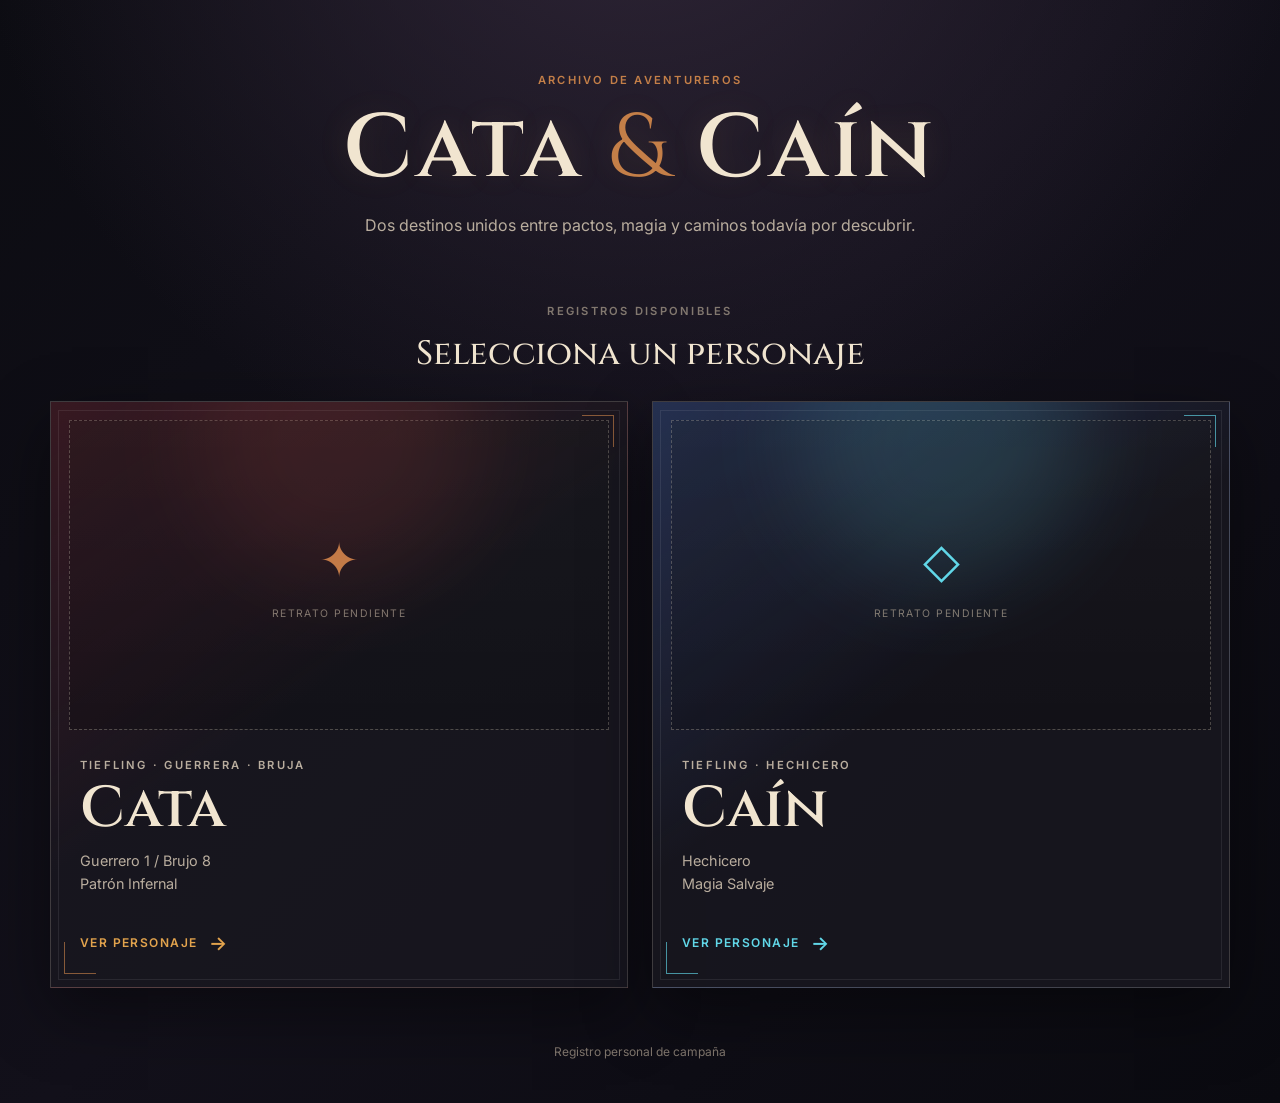
<file: index.html>
<!DOCTYPE html>
<html lang="es">
<head>
    <meta charset="UTF-8">
    <meta name="viewport" content="width=device-width, initial-scale=1.0">

    <meta
        name="description"
        content="Archivo de aventureros de Cata y Caín."
    >

    <title>Cata & Caín — Archivo de aventureros</title>

    <link rel="stylesheet" href="css/style.css">
    <script src="js/index.js" defer></script>
</head>
<body>
    <div class="site-background" aria-hidden="true">
        <span class="ambient-light ambient-light--one"></span>
        <span class="ambient-light ambient-light--two"></span>
        <span class="arcane-symbol arcane-symbol--one">✦</span>
        <span class="arcane-symbol arcane-symbol--two">◇</span>
    </div>

    <main class="main-content">
        <header class="site-header">
            <p class="eyebrow">ARCHIVO DE AVENTUREROS</p>

            <h1>
                Cata <span>&amp;</span> Caín
            </h1>

            <p class="intro">
                Dos destinos unidos entre pactos, magia y caminos todavía
                por descubrir.
            </p>
        </header>

        <section class="character-selection" aria-labelledby="selection-title">
            <div class="section-heading">
                <p class="section-kicker">REGISTROS DISPONIBLES</p>
                <h2 id="selection-title">Selecciona un personaje</h2>
            </div>

            <div class="character-grid">
                <a
                    class="character-card character-card--cata"
                    href="cata/index.html"
                    aria-label="Ver el personaje de Cata"
                >
                    <div class="card-glow"></div>

                    <div class="portrait-placeholder">
                        <span class="portrait-icon">✦</span>
                        <span class="portrait-label">Retrato pendiente</span>
                    </div>

                    <div class="card-content">
                        <p class="character-class">TIEFLING · GUERRERA · BRUJA</p>

                        <h3>Cata</h3>

                        <div class="character-details">
                            <p>Guerrero 1 / Brujo 8</p>
                            <p>Patrón Infernal</p>
                        </div>

                        <span class="card-action">
                            Ver personaje
                            <span aria-hidden="true">→</span>
                        </span>
                    </div>

                    <span class="card-mark card-mark--top" aria-hidden="true"></span>
                    <span class="card-mark card-mark--bottom" aria-hidden="true"></span>
                </a>

                <a
                    class="character-card character-card--cain"
                    href="cain/index.html"
                    aria-label="Ver el personaje de Caín"
                >
                    <div class="card-glow"></div>

                    <div class="portrait-placeholder">
                        <span class="portrait-icon">◇</span>
                        <span class="portrait-label">Retrato pendiente</span>
                    </div>

                    <div class="card-content">
                        <p class="character-class">TIEFLING · HECHICERO</p>

                        <h3>Caín</h3>

                        <div class="character-details">
                            <p>Hechicero</p>
                            <p>Magia Salvaje</p>
                        </div>

                        <span class="card-action">
                            Ver personaje
                            <span aria-hidden="true">→</span>
                        </span>
                    </div>

                    <span class="card-mark card-mark--top" aria-hidden="true"></span>
                    <span class="card-mark card-mark--bottom" aria-hidden="true"></span>
                </a>
            </div>
        </section>

        <footer class="site-footer">
            <p>Registro personal de campaña</p>
        </footer>
    </main>
</body>
</html>
</file>
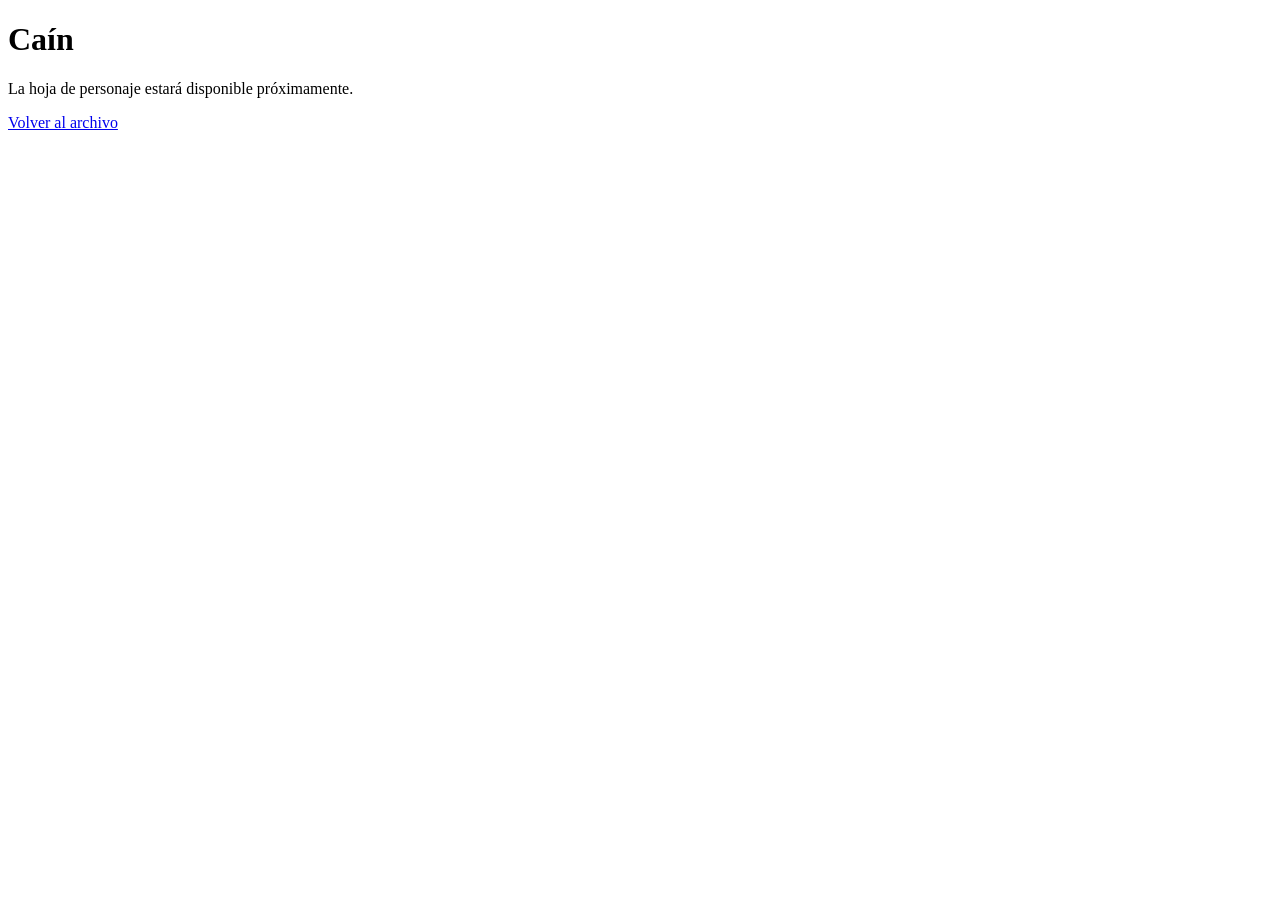
<file: cain/index.html>
<!DOCTYPE html>
<html lang="es">
<head>
    <meta charset="UTF-8">
    <meta name="viewport" content="width=device-width, initial-scale=1.0">
    <title>Caín — Próximamente</title>
</head>
<body>
    <main>
        <h1>Caín</h1>
        <p>La hoja de personaje estará disponible próximamente.</p>
        <a href="../index.html">Volver al archivo</a>
    </main>
</body>
</html>
</file>
<file: css/style.css>
@import url('https://fonts.googleapis.com/css2?family=Cinzel:wght@500;600;700&family=Inter:wght@400;500;600&display=swap');

:root {
    --background: #0c0c12;
    --background-soft: #15141c;
    --panel: rgba(25, 23, 31, 0.84);

    --text-main: #f1e5d0;
    --text-soft: #b9ad9e;
    --text-muted: #82786f;

    --cata-red: #741f28;
    --cata-red-bright: #bb4c43;
    --cata-copper: #c47f48;
    --cata-amber: #e2a34d;

    --cain-blue: #4167b7;
    --cain-cyan: #61d7e8;
    --cain-violet: #8c5dcc;
    --cain-magenta: #d06fd1;

    --font-display: "Cinzel", Georgia, serif;
    --font-body: "Inter", Arial, sans-serif;

    --shadow-deep: 0 1.5rem 4rem rgba(0, 0, 0, 0.42);
    --transition: 280ms ease;
}

* {
    box-sizing: border-box;
}

html {
    min-width: 320px;
    background: var(--background);
}

body {
    min-height: 100vh;
    margin: 0;
    overflow-x: hidden;
    color: var(--text-main);
    background:
        radial-gradient(circle at 50% -15%, #302638 0, transparent 42rem),
        linear-gradient(135deg, #0c0c12, #12101a 48%, #0a0a10);
    font-family: var(--font-body);
}

body::before {
    position: fixed;
    inset: 0;
    z-index: -2;
    pointer-events: none;
    content: "";
    opacity: 0.16;
    background-image:
        linear-gradient(rgba(255, 255, 255, 0.025) 1px, transparent 1px),
        linear-gradient(90deg, rgba(255, 255, 255, 0.025) 1px, transparent 1px);
    background-size: 4px 4px;
    mix-blend-mode: soft-light;
}

.site-background {
    position: fixed;
    inset: 0;
    z-index: -1;
    overflow: hidden;
    pointer-events: none;
}

.ambient-light {
    position: absolute;
    display: block;
    width: 22rem;
    height: 22rem;
    border-radius: 50%;
    filter: blur(5rem);
    opacity: 0.12;
}

.ambient-light--one {
    top: 12%;
    left: -10rem;
    background: var(--cata-red-bright);
}

.ambient-light--two {
    right: -10rem;
    bottom: 6%;
    background: var(--cain-violet);
}

.arcane-symbol {
    position: absolute;
    color: var(--cain-cyan);
    opacity: 0.18;
    font-family: var(--font-display);
    font-size: 6rem;
}

.arcane-symbol--one {
    top: 8%;
    right: 8%;
}

.arcane-symbol--two {
    bottom: 8%;
    left: 6%;
    color: var(--cata-copper);
}

.main-content {
    width: min(1180px, calc(100% - 2rem));
    min-height: 100vh;
    margin: 0 auto;
    padding: 4.5rem 0 2rem;
}

.site-header {
    max-width: 700px;
    margin: 0 auto 4rem;
    text-align: center;
}

.eyebrow,
.section-kicker,
.character-class {
    margin: 0;
    color: var(--text-muted);
    font-size: 0.7rem;
    font-weight: 600;
    letter-spacing: 0.2em;
    line-height: 1.5;
}

.eyebrow {
    color: var(--cata-copper);
}

.site-header h1 {
    margin: 0.8rem 0 1rem;
    color: var(--text-main);
    font-family: var(--font-display);
    font-size: clamp(2.6rem, 8vw, 5.6rem);
    font-weight: 600;
    letter-spacing: 0.04em;
    line-height: 1.05;
    text-shadow: 0 0 2rem rgba(228, 172, 100, 0.12);
}

.site-header h1 span {
    color: var(--cata-copper);
    font-weight: 400;
}

.intro {
    max-width: 38rem;
    margin: 0 auto;
    color: var(--text-soft);
    font-size: 1rem;
    line-height: 1.7;
}

.section-heading {
    margin-bottom: 1.6rem;
    text-align: center;
}

.section-kicker {
    margin-bottom: 0.7rem;
}

.section-heading h2 {
    margin: 0;
    color: var(--text-main);
    font-family: var(--font-display);
    font-size: clamp(1.5rem, 4vw, 2.1rem);
    font-weight: 500;
}

.character-grid {
    display: grid;
    grid-template-columns: repeat(2, minmax(0, 1fr));
    gap: 1.5rem;
}

.character-card {
    position: relative;
    display: flex;
    flex-direction: column;
    min-height: 570px;
    overflow: hidden;
    isolation: isolate;
    color: var(--text-main);
    background: var(--panel);
    border: 1px solid rgba(241, 229, 208, 0.18);
    box-shadow: var(--shadow-deep);
    text-decoration: none;
    transform: translateY(0);
    transition:
        border-color var(--transition),
        box-shadow var(--transition),
        transform var(--transition);
}

.character-card::before {
    position: absolute;
    inset: 0.45rem;
    z-index: -1;
    border: 1px solid rgba(255, 255, 255, 0.08);
    content: "";
    pointer-events: none;
}

.character-card:hover,
.character-card:focus-visible {
    transform: translateY(-0.55rem);
    outline: none;
}

.character-card--cata {
    background:
        linear-gradient(145deg, rgba(116, 31, 40, 0.35), transparent 48%),
        var(--panel);
}

.character-card--cain {
    background:
        linear-gradient(145deg, rgba(65, 103, 183, 0.32), transparent 48%),
        var(--panel);
}

.character-card--cata:hover,
.character-card--cata:focus-visible {
    border-color: var(--cata-red-bright);
    box-shadow: 0 1.5rem 4rem rgba(0, 0, 0, 0.52),
        0 0 2.8rem rgba(187, 76, 67, 0.18);
}

.character-card--cain:hover,
.character-card--cain:focus-visible {
    border-color: var(--cain-cyan);
    box-shadow: 0 1.5rem 4rem rgba(0, 0, 0, 0.52),
        0 0 2.8rem rgba(97, 215, 232, 0.16);
}

.card-glow {
    position: absolute;
    top: -7rem;
    left: 50%;
    width: 18rem;
    height: 18rem;
    border-radius: 50%;
    filter: blur(3rem);
    opacity: 0.14;
    pointer-events: none;
    transform: translateX(-50%);
    transition: opacity var(--transition);
}

.character-card--cata .card-glow {
    background: var(--cata-red-bright);
}

.character-card--cain .card-glow {
    background: var(--cain-cyan);
}

.character-card:hover .card-glow,
.character-card:focus-visible .card-glow {
    opacity: 0.3;
}

.portrait-placeholder {
    display: flex;
    flex: 1;
    min-height: 310px;
    align-items: center;
    justify-content: center;
    flex-direction: column;
    gap: 0.8rem;
    margin: 1.1rem 1.1rem 0;
    border: 1px dashed rgba(241, 229, 208, 0.25);
    background:
        linear-gradient(rgba(255, 255, 255, 0.025), transparent),
        rgba(0, 0, 0, 0.2);
    color: var(--text-muted);
    text-transform: uppercase;
}

.portrait-icon {
    color: var(--cata-copper);
    font-family: var(--font-display);
    font-size: 3rem;
}

.character-card--cain .portrait-icon {
    color: var(--cain-cyan);
}

.portrait-label {
    font-size: 0.65rem;
    letter-spacing: 0.14em;
}

.card-content {
    padding: 1.7rem 1.8rem 2rem;
}

.character-class {
    color: var(--text-soft);
}

.card-content h3 {
    margin: 0.4rem 0 0.7rem;
    font-family: var(--font-display);
    font-size: clamp(2.2rem, 5vw, 3.6rem);
    font-weight: 600;
    line-height: 1;
}

.character-details {
    min-height: 3.8rem;
    color: var(--text-soft);
    font-size: 0.9rem;
    line-height: 1.6;
}

.character-details p {
    margin: 0;
}

.card-action {
    display: inline-flex;
    align-items: center;
    gap: 0.7rem;
    margin-top: 1.3rem;
    color: var(--text-main);
    font-size: 0.75rem;
    font-weight: 600;
    letter-spacing: 0.12em;
    text-transform: uppercase;
}

.card-action span {
    font-size: 1.2rem;
    transition: transform var(--transition);
}

.character-card:hover .card-action span,
.character-card:focus-visible .card-action span {
    transform: translateX(0.35rem);
}

.character-card--cata .card-action {
    color: var(--cata-amber);
}

.character-card--cain .card-action {
    color: var(--cain-cyan);
}

.card-mark {
    position: absolute;
    width: 2rem;
    height: 2rem;
    border-color: currentColor;
    opacity: 0.65;
}

.card-mark--top {
    top: 0.8rem;
    right: 0.8rem;
    border-top: 1px solid;
    border-right: 1px solid;
}

.card-mark--bottom {
    bottom: 0.8rem;
    left: 0.8rem;
    border-bottom: 1px solid;
    border-left: 1px solid;
}

.character-card--cata .card-mark {
    color: var(--cata-copper);
}

.character-card--cain .card-mark {
    color: var(--cain-cyan);
}

.site-footer {
    margin-top: 3.5rem;
    color: var(--text-muted);
    font-size: 0.75rem;
    text-align: center;
}

@media (max-width: 720px) {
    .main-content {
        padding-top: 3rem;
    }

    .site-header {
        margin-bottom: 3rem;
    }

    .character-grid {
        grid-template-columns: 1fr;
        gap: 1.25rem;
    }

    .character-card {
        min-height: 500px;
    }

    .portrait-placeholder {
        min-height: 240px;
    }
}

@media (prefers-reduced-motion: reduce) {
    *,
    *::before,
    *::after {
        scroll-behavior: auto !important;
        transition-duration: 0.01ms !important;
        animation-duration: 0.01ms !important;
        animation-iteration-count: 1 !important;
    }
}
</file>
